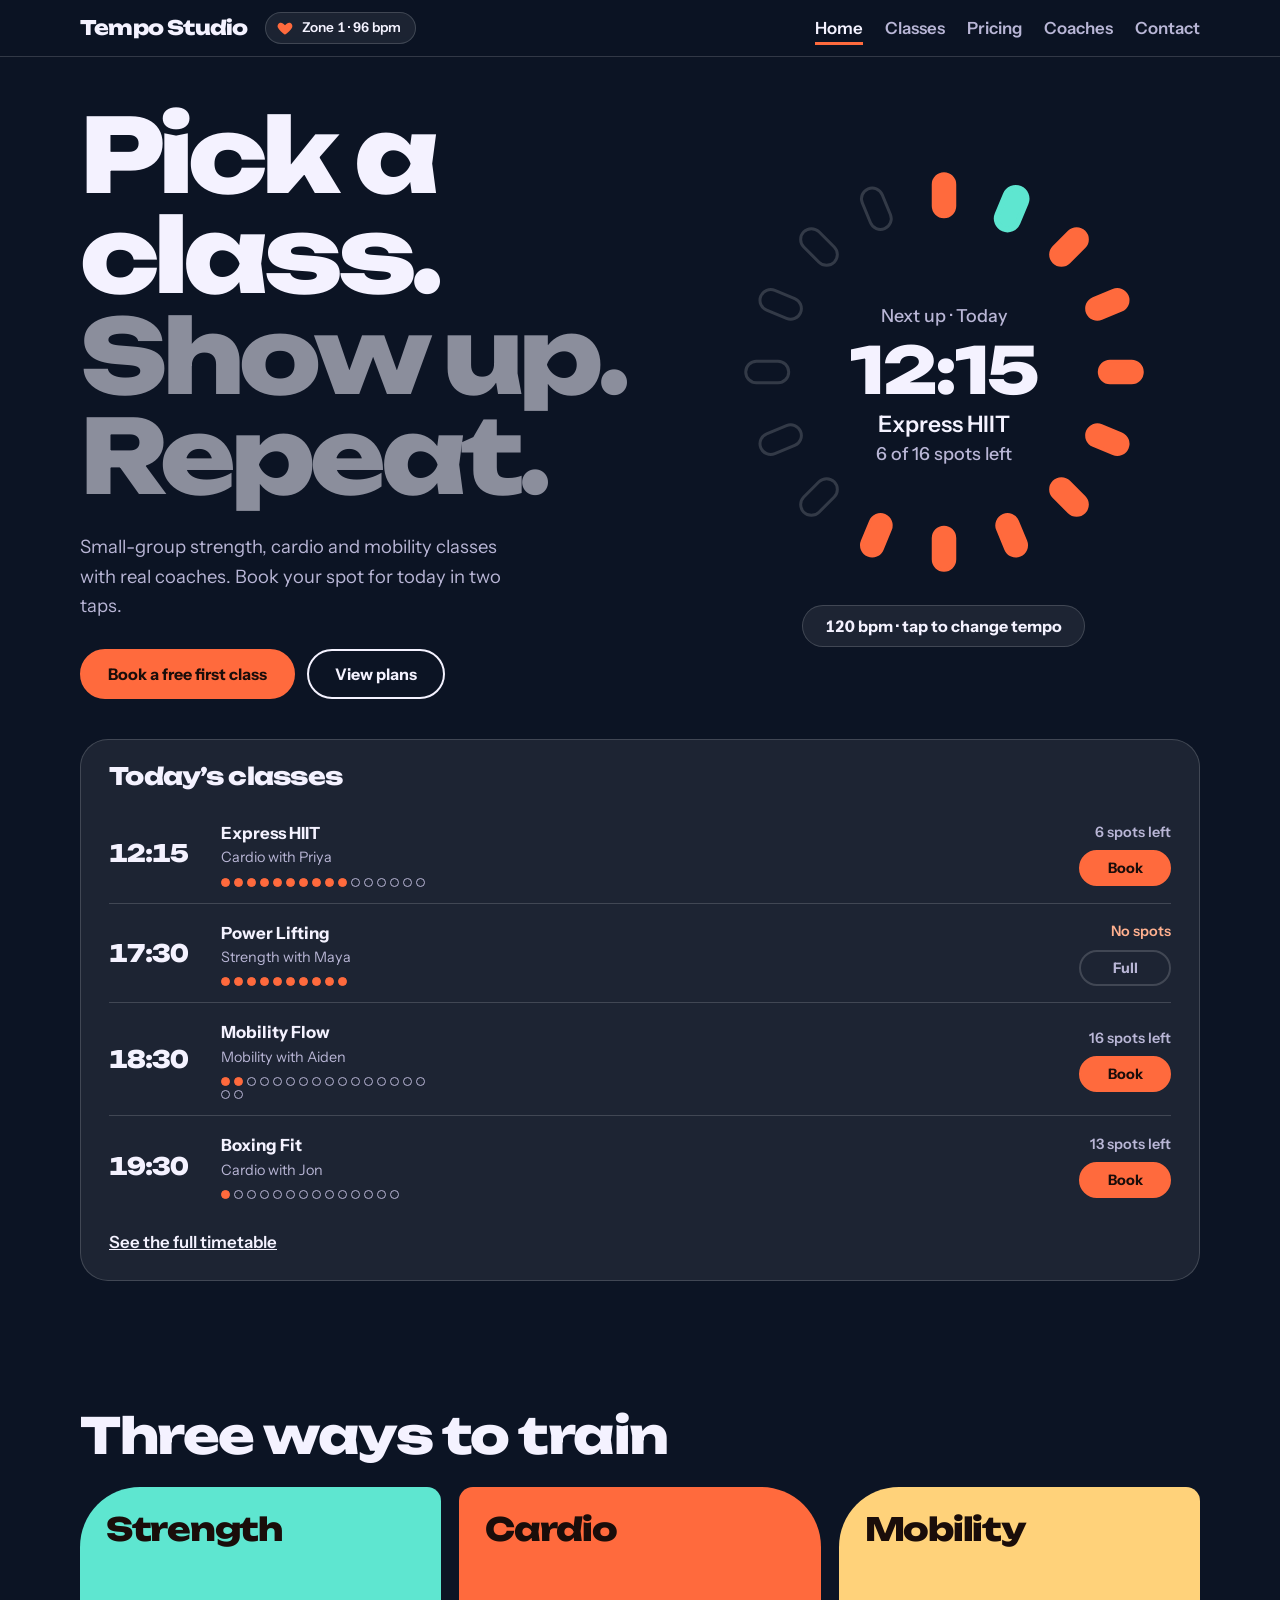
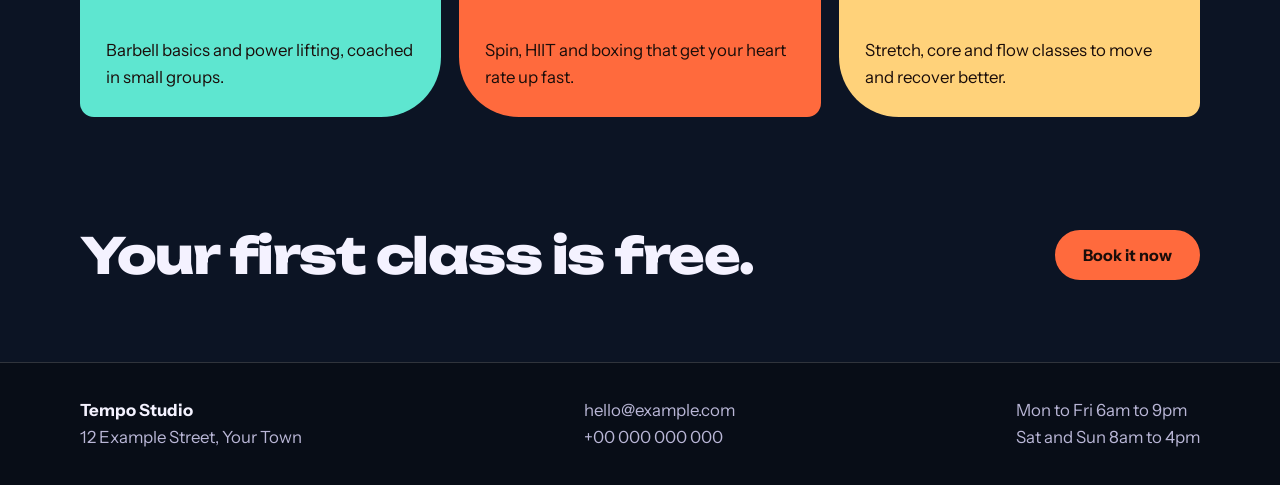
<file: index.html>
<!DOCTYPE html>
<html lang="en">
<head>
<meta charset="utf-8">
<meta name="viewport" content="width=device-width, initial-scale=1, viewport-fit=cover">
<title>Small-group classes | Tempo Studio</title>
<link rel="preconnect" href="https://fonts.googleapis.com">
<link rel="preconnect" href="https://fonts.gstatic.com" crossorigin>
<link href="https://fonts.googleapis.com/css2?family=Unbounded:wght@600;800&family=Instrument+Sans:wght@400..700&display=swap" rel="stylesheet">
<link rel="stylesheet" href="style.css">
</head>
<body data-page="home">
<header class="site"><div class="wrap bar">
<a class="logo" href="index.html">Tempo Studio</a>
<div class="zone" aria-hidden="true"><svg viewBox="0 0 24 24"><path d="M12 21s-7-4.6-9.3-9.2C1.2 8.6 3 5 6.5 5c2 0 3.5 1.2 5.5 3.2C14 6.2 15.5 5 17.5 5 21 5 22.8 8.6 21.3 11.8 19 16.4 12 21 12 21z"/></svg><span id="zoneLabel">Zone 1 · 96 bpm</span></div>
<button class="menu" type="button" aria-expanded="false" aria-controls="nav">Menu</button>
<nav id="nav" aria-label="Main"><a href="index.html">Home</a><a href="classes.html">Classes</a><a href="pricing.html">Pricing</a><a href="coaches.html">Coaches</a><a href="contact.html">Contact</a></nav>
</div></header>
<main>

<section class="hero"><div class="wrap hero-grid">
<div>
<h1>Pick a class.<span>Show up. Repeat.</span></h1>
<p class="lede">Small-group strength, cardio and mobility classes with real coaches. Book your spot for today in two taps.</p>
<div class="ctas"><a class="btn" href="contact.html">Book a free first class</a><a class="btn out" href="pricing.html">View plans</a></div>
</div>
<div class="ringbox"><svg class="ring" id="ring" viewBox="0 0 360 360" role="img" aria-label="Next class and how full it is"></svg></div>
<section class="board" aria-labelledby="bt"><h2 id="bt">Today&rsquo;s classes</h2><ul class="rows" id="today-rows"></ul><p class="more"><a href="classes.html">See the full timetable</a></p></section>
</div></section>
<section class="wrap block"><h2 class="big">Three ways to train</h2>
<div class="types">
<a class="type t1" href="classes.html?type=Strength"><strong>Strength</strong><span>Barbell basics and power lifting, coached in small groups.</span></a>
<a class="type t2" href="classes.html?type=Cardio"><strong>Cardio</strong><span>Spin, HIIT and boxing that get your heart rate up fast.</span></a>
<a class="type t3" href="classes.html?type=Mobility"><strong>Mobility</strong><span>Stretch, core and flow classes to move and recover better.</span></a>
</div></section>
<section class="wrap cta"><h2 class="big">Your first class is free.</h2><a class="btn" href="contact.html">Book it now</a></section>

</main>
<footer class="site"><div class="wrap foot">
<p><strong>Tempo Studio</strong><br>12 Example Street, Your Town</p>
<p>hello@example.com<br>+00 000 000 000</p>
<p>Mon to Fri 6am to 9pm<br>Sat and Sun 8am to 4pm</p>
</div></footer>
<script src="script.js"></script>
</body>
</html>
</file>
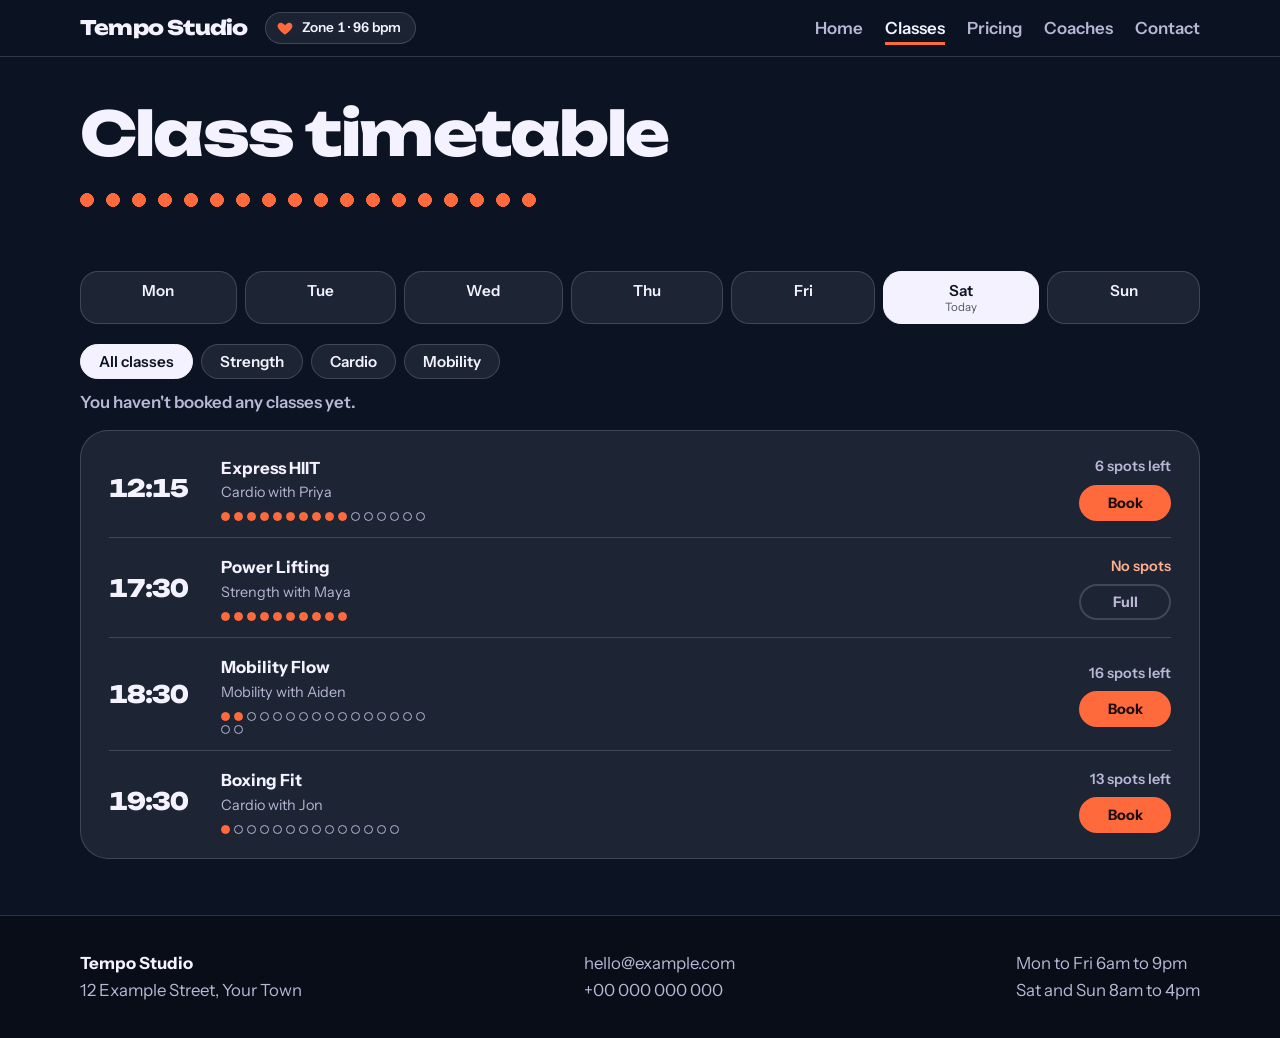
<file: classes.html>
<!DOCTYPE html>
<html lang="en">
<head>
<meta charset="utf-8">
<meta name="viewport" content="width=device-width, initial-scale=1, viewport-fit=cover">
<title>Class timetable | Tempo Studio</title>
<link rel="preconnect" href="https://fonts.googleapis.com">
<link rel="preconnect" href="https://fonts.gstatic.com" crossorigin>
<link href="https://fonts.googleapis.com/css2?family=Unbounded:wght@600;800&family=Instrument+Sans:wght@400..700&display=swap" rel="stylesheet">
<link rel="stylesheet" href="style.css">
</head>
<body data-page="classes">
<header class="site"><div class="wrap bar">
<a class="logo" href="index.html">Tempo Studio</a>
<div class="zone" aria-hidden="true"><svg viewBox="0 0 24 24"><path d="M12 21s-7-4.6-9.3-9.2C1.2 8.6 3 5 6.5 5c2 0 3.5 1.2 5.5 3.2C14 6.2 15.5 5 17.5 5 21 5 22.8 8.6 21.3 11.8 19 16.4 12 21 12 21z"/></svg><span id="zoneLabel">Zone 1 · 96 bpm</span></div>
<button class="menu" type="button" aria-expanded="false" aria-controls="nav">Menu</button>
<nav id="nav" aria-label="Main"><a href="index.html">Home</a><a href="classes.html">Classes</a><a href="pricing.html">Pricing</a><a href="coaches.html">Coaches</a><a href="contact.html">Contact</a></nav>
</div></header>
<main>

<section class="band"><div class="wrap"><h1>Class timetable</h1></div></section>
<section class="wrap block">
<div class="days" id="days" role="group" aria-label="Choose a day"></div>
<div class="chips" id="chips" role="group" aria-label="Choose a class type"></div>
<p class="mine" id="mine" role="status" aria-live="polite"></p>
<ul class="rows card-list" id="rows" aria-live="polite"></ul>
</section>

</main>
<footer class="site"><div class="wrap foot">
<p><strong>Tempo Studio</strong><br>12 Example Street, Your Town</p>
<p>hello@example.com<br>+00 000 000 000</p>
<p>Mon to Fri 6am to 9pm<br>Sat and Sun 8am to 4pm</p>
</div></footer>
<script src="script.js"></script>
</body>
</html>
</file>
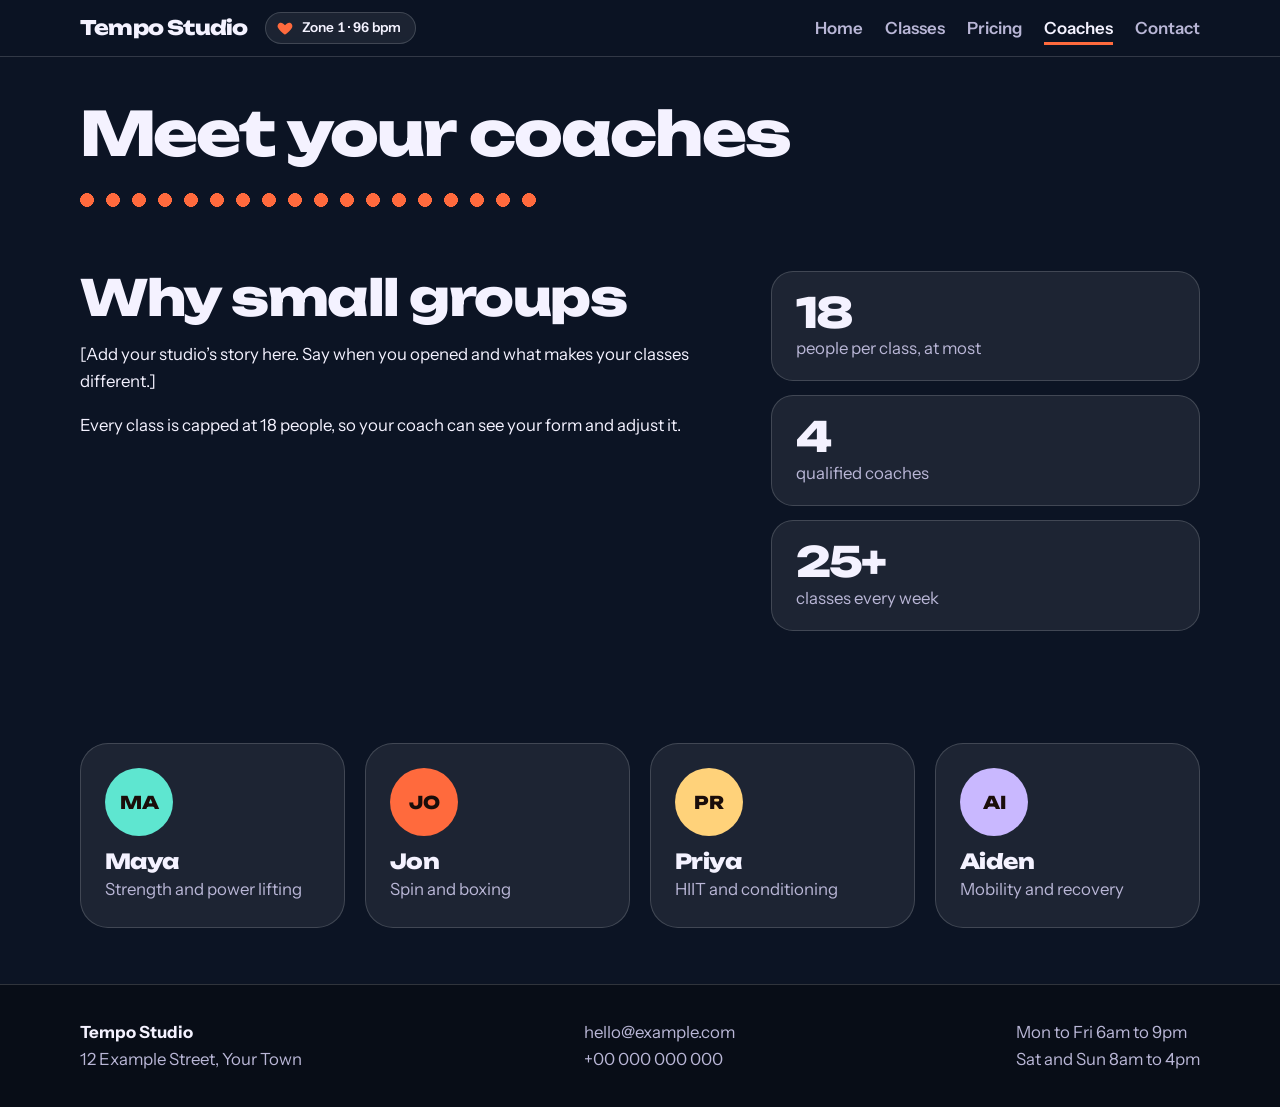
<file: coaches.html>
<!DOCTYPE html>
<html lang="en">
<head>
<meta charset="utf-8">
<meta name="viewport" content="width=device-width, initial-scale=1, viewport-fit=cover">
<title>Coaches | Tempo Studio</title>
<link rel="preconnect" href="https://fonts.googleapis.com">
<link rel="preconnect" href="https://fonts.gstatic.com" crossorigin>
<link href="https://fonts.googleapis.com/css2?family=Unbounded:wght@600;800&family=Instrument+Sans:wght@400..700&display=swap" rel="stylesheet">
<link rel="stylesheet" href="style.css">
</head>
<body data-page="coaches">
<header class="site"><div class="wrap bar">
<a class="logo" href="index.html">Tempo Studio</a>
<div class="zone" aria-hidden="true"><svg viewBox="0 0 24 24"><path d="M12 21s-7-4.6-9.3-9.2C1.2 8.6 3 5 6.5 5c2 0 3.5 1.2 5.5 3.2C14 6.2 15.5 5 17.5 5 21 5 22.8 8.6 21.3 11.8 19 16.4 12 21 12 21z"/></svg><span id="zoneLabel">Zone 1 · 96 bpm</span></div>
<button class="menu" type="button" aria-expanded="false" aria-controls="nav">Menu</button>
<nav id="nav" aria-label="Main"><a href="index.html">Home</a><a href="classes.html">Classes</a><a href="pricing.html">Pricing</a><a href="coaches.html">Coaches</a><a href="contact.html">Contact</a></nav>
</div></header>
<main>

<section class="band"><div class="wrap"><h1>Meet your coaches</h1></div></section>
<section class="wrap block two">
<div><h2 class="big">Why small groups</h2>
<p>[Add your studio&rsquo;s story here. Say when you opened and what makes your classes different.]</p>
<p>Every class is capped at 18 people, so your coach can see your form and adjust it.</p></div>
<ul class="stats"><li><strong>18</strong>people per class, at most</li><li><strong>4</strong>qualified coaches</li><li><strong>25+</strong>classes every week</li></ul>
</section>
<section class="wrap block"><div class="team">
<article><span class="av" style="background:#5ee6d0">MA</span><h3>Maya</h3><p>Strength and power lifting</p></article>
<article><span class="av" style="background:#ff6a3d">JO</span><h3>Jon</h3><p>Spin and boxing</p></article>
<article><span class="av" style="background:#ffd27a">PR</span><h3>Priya</h3><p>HIIT and conditioning</p></article>
<article><span class="av" style="background:#c9b8ff">AI</span><h3>Aiden</h3><p>Mobility and recovery</p></article>
</div></section>

</main>
<footer class="site"><div class="wrap foot">
<p><strong>Tempo Studio</strong><br>12 Example Street, Your Town</p>
<p>hello@example.com<br>+00 000 000 000</p>
<p>Mon to Fri 6am to 9pm<br>Sat and Sun 8am to 4pm</p>
</div></footer>
<script src="script.js"></script>
</body>
</html>
</file>
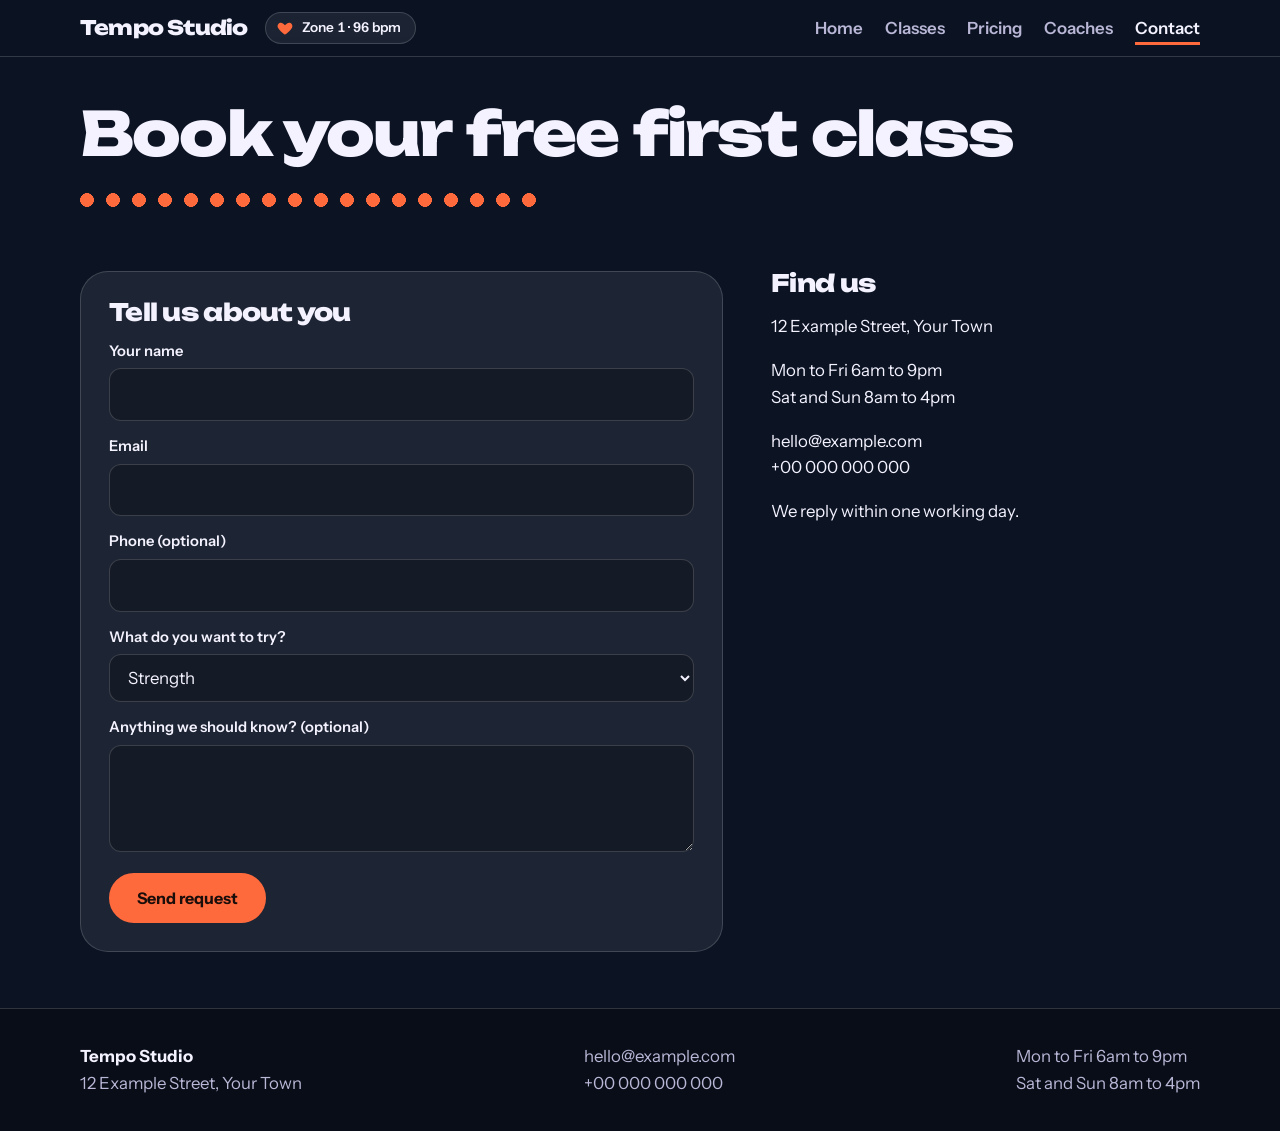
<file: contact.html>
<!DOCTYPE html>
<html lang="en">
<head>
<meta charset="utf-8">
<meta name="viewport" content="width=device-width, initial-scale=1, viewport-fit=cover">
<title>Contact | Tempo Studio</title>
<link rel="preconnect" href="https://fonts.googleapis.com">
<link rel="preconnect" href="https://fonts.gstatic.com" crossorigin>
<link href="https://fonts.googleapis.com/css2?family=Unbounded:wght@600;800&family=Instrument+Sans:wght@400..700&display=swap" rel="stylesheet">
<link rel="stylesheet" href="style.css">
</head>
<body data-page="contact">
<header class="site"><div class="wrap bar">
<a class="logo" href="index.html">Tempo Studio</a>
<div class="zone" aria-hidden="true"><svg viewBox="0 0 24 24"><path d="M12 21s-7-4.6-9.3-9.2C1.2 8.6 3 5 6.5 5c2 0 3.5 1.2 5.5 3.2C14 6.2 15.5 5 17.5 5 21 5 22.8 8.6 21.3 11.8 19 16.4 12 21 12 21z"/></svg><span id="zoneLabel">Zone 1 · 96 bpm</span></div>
<button class="menu" type="button" aria-expanded="false" aria-controls="nav">Menu</button>
<nav id="nav" aria-label="Main"><a href="index.html">Home</a><a href="classes.html">Classes</a><a href="pricing.html">Pricing</a><a href="coaches.html">Coaches</a><a href="contact.html">Contact</a></nav>
</div></header>
<main>

<section class="band"><div class="wrap"><h1>Book your free first class</h1></div></section>
<section class="wrap block two">
<form class="form" data-form novalidate>
<h2>Tell us about you</h2>
<div class="f"><label for="name">Your name</label><input id="name" name="name" type="text" required><p class="err" id="name-err"></p></div>
<div class="f"><label for="email">Email</label><input id="email" name="email" type="email" required><p class="err" id="email-err"></p></div>
<div class="f"><label for="phone">Phone (optional)</label><input id="phone" name="phone" type="tel" ><p class="err" id="phone-err"></p></div>
<div class="f"><label for="interest">What do you want to try?</label><select id="interest" name="interest"><option>Strength</option><option>Cardio</option><option>Mobility</option><option>Not sure yet</option></select></div>
<div class="f"><label for="message">Anything we should know? (optional)</label><textarea id="message" name="message" rows="3"></textarea><p class="err" id="message-err"></p></div>
<button class="btn" type="submit">Send request</button>
</form>
<div><h2>Find us</h2><p>12 Example Street, Your Town</p><p>Mon to Fri 6am to 9pm<br>Sat and Sun 8am to 4pm</p><p>hello@example.com<br>+00 000 000 000</p><p>We reply within one working day.</p></div>
</section>

</main>
<footer class="site"><div class="wrap foot">
<p><strong>Tempo Studio</strong><br>12 Example Street, Your Town</p>
<p>hello@example.com<br>+00 000 000 000</p>
<p>Mon to Fri 6am to 9pm<br>Sat and Sun 8am to 4pm</p>
</div></footer>
<script src="script.js"></script>
</body>
</html>
</file>
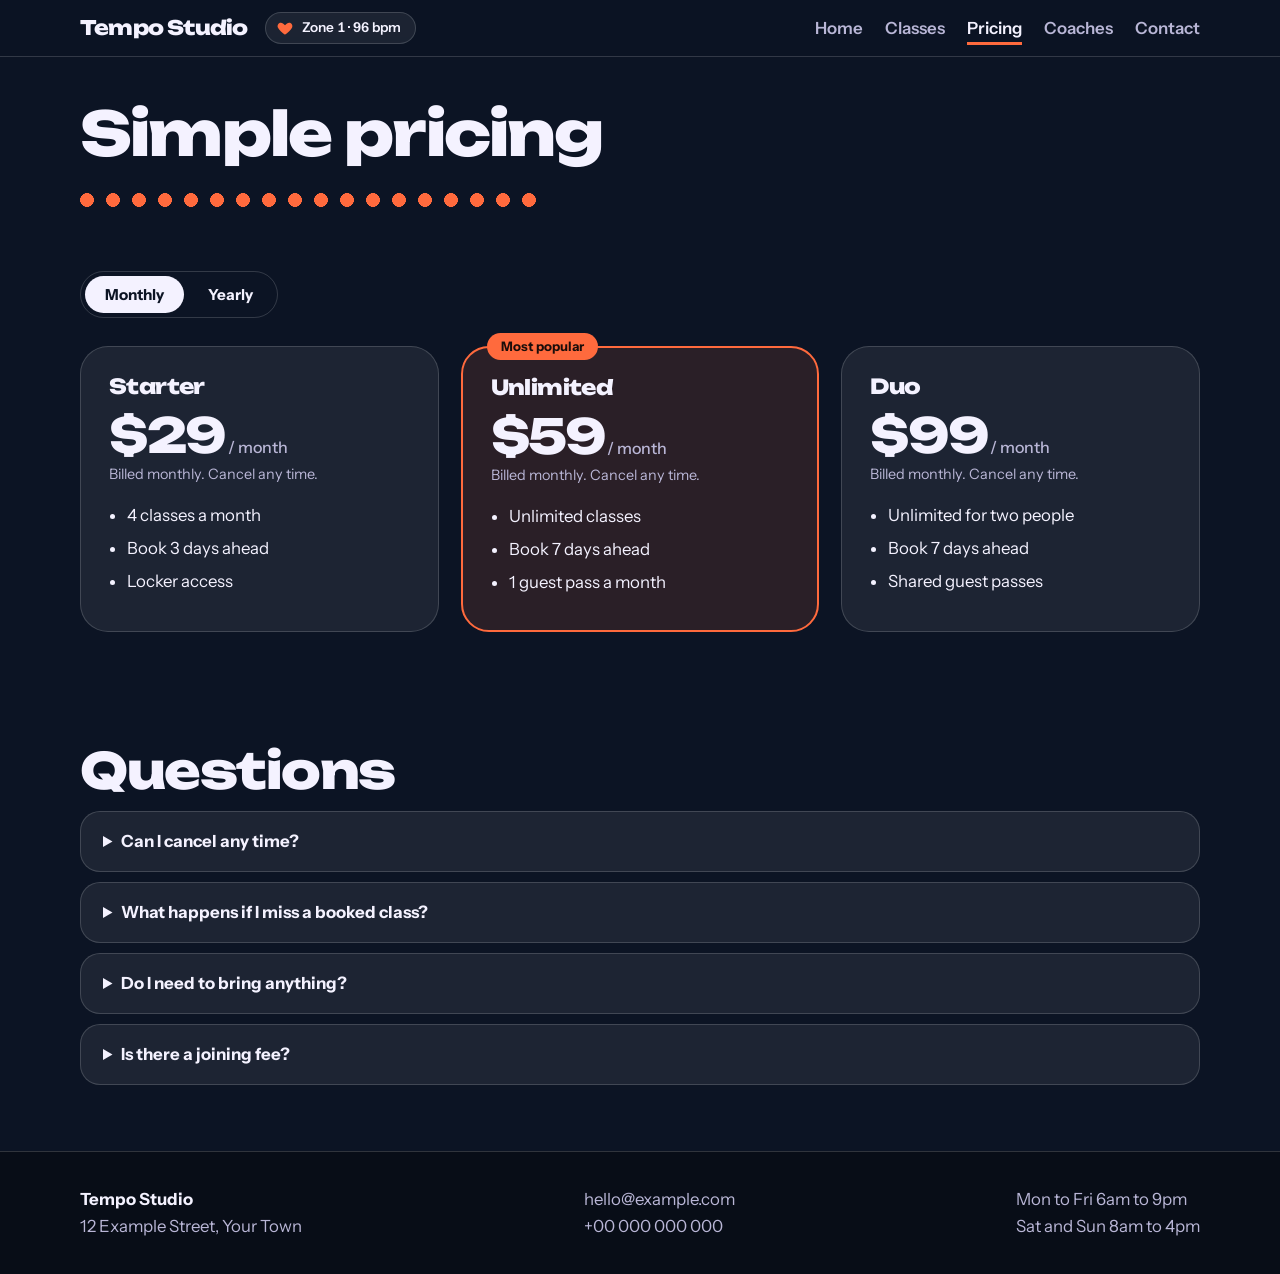
<file: pricing.html>
<!DOCTYPE html>
<html lang="en">
<head>
<meta charset="utf-8">
<meta name="viewport" content="width=device-width, initial-scale=1, viewport-fit=cover">
<title>Pricing | Tempo Studio</title>
<link rel="preconnect" href="https://fonts.googleapis.com">
<link rel="preconnect" href="https://fonts.gstatic.com" crossorigin>
<link href="https://fonts.googleapis.com/css2?family=Unbounded:wght@600;800&family=Instrument+Sans:wght@400..700&display=swap" rel="stylesheet">
<link rel="stylesheet" href="style.css">
</head>
<body data-page="pricing">
<header class="site"><div class="wrap bar">
<a class="logo" href="index.html">Tempo Studio</a>
<div class="zone" aria-hidden="true"><svg viewBox="0 0 24 24"><path d="M12 21s-7-4.6-9.3-9.2C1.2 8.6 3 5 6.5 5c2 0 3.5 1.2 5.5 3.2C14 6.2 15.5 5 17.5 5 21 5 22.8 8.6 21.3 11.8 19 16.4 12 21 12 21z"/></svg><span id="zoneLabel">Zone 1 · 96 bpm</span></div>
<button class="menu" type="button" aria-expanded="false" aria-controls="nav">Menu</button>
<nav id="nav" aria-label="Main"><a href="index.html">Home</a><a href="classes.html">Classes</a><a href="pricing.html">Pricing</a><a href="coaches.html">Coaches</a><a href="contact.html">Contact</a></nav>
</div></header>
<main>

<section class="band"><div class="wrap"><h1>Simple pricing</h1></div></section>
<section class="wrap block">
<div class="toggle" role="group" aria-label="Billing period"><button type="button" data-bill="m" aria-pressed="true">Monthly</button><button type="button" data-bill="y" aria-pressed="false">Yearly</button></div>
<div class="cards" id="cards"></div>
</section>
<section class="wrap block faq"><h2 class="big">Questions</h2>
<details><summary>Can I cancel any time?</summary><p>Monthly plans can be cancelled at any time. Yearly plans are paid up front and can be refunded in the first 14 days.</p></details>
<details><summary>What happens if I miss a booked class?</summary><p>Cancel up to 2 hours before and nothing is lost. Late cancellations count as a used class on the Starter plan.</p></details>
<details><summary>Do I need to bring anything?</summary><p>Just a water bottle and trainers. We provide mats, weights and towels.</p></details>
<details><summary>Is there a joining fee?</summary><p>No. The price you see is the price you pay.</p></details>
</section>

</main>
<footer class="site"><div class="wrap foot">
<p><strong>Tempo Studio</strong><br>12 Example Street, Your Town</p>
<p>hello@example.com<br>+00 000 000 000</p>
<p>Mon to Fri 6am to 9pm<br>Sat and Sun 8am to 4pm</p>
</div></footer>
<script src="script.js"></script>
</body>
</html>
</file>
<file: style.css>
:root {
  --bg: #0c1424;
  --ink: #f4f2ff;
  --muted: #b9b6d6;
  --line: rgba(255, 255, 255, 0.16);
  --card: rgba(255, 255, 255, 0.07);
  --pulse: #ff6a3d;
  --aqua: #5ee6d0;
  --dark: #1a0d0a;
  color-scheme: dark;
  box-sizing: border-box;
}
*,
*::before,
*::after {
  box-sizing: inherit;
}
html {
  scroll-padding-top: calc(76px + env(safe-area-inset-top, 0px));
}
body {
  margin: 0;
  background: var(--bg);
  color: var(--ink);
  font:
    400 1.05rem/1.6 "Instrument Sans",
    system-ui,
    sans-serif;
  transition: background-color 0.7s ease;
}
a {
  color: inherit;
}
:focus-visible {
  outline: 3px solid var(--aqua);
  outline-offset: 3px;
}
.wrap {
  width: min(1120px, 100% - 40px);
  margin-inline: auto;
}
h1,
h2,
h3 {
  margin: 0 0 14px;
  font-family: "Unbounded", sans-serif;
  font-weight: 800;
  letter-spacing: -0.03em;
  line-height: 1.08;
}
h2 {
  font-size: 1.5rem;
}
.big {
  font-size: clamp(1.9rem, 4.6vw, 3.1rem);
}
.btn {
  display: inline-block;
  border: 2px solid var(--pulse);
  border-radius: 999px;
  padding: 13px 26px;
  font:
    700 1rem "Instrument Sans",
    sans-serif;
  text-decoration: none;
  cursor: pointer;
  background: var(--pulse);
  color: var(--dark);
  transition:
    transform 0.15s,
    background-color 0.15s;
}
.btn.out {
  background: transparent;
  color: var(--ink);
  border-color: var(--ink);
}
.btn:hover {
  transform: translateY(-2px);
}
.btn:active {
  transform: scale(0.97);
}
header.site {
  position: sticky;
  top: 0;
  z-index: 30;
  padding-top: env(safe-area-inset-top, 0px);
  background: color-mix(in srgb, var(--bg) 82%, transparent);
  backdrop-filter: blur(12px);
  border-bottom: 1px solid var(--line);
}
.bar {
  display: flex;
  align-items: center;
  gap: 18px;
  padding: 12px 0;
}
.logo {
  font:
    800 1.25rem/1 "Unbounded",
    sans-serif;
  letter-spacing: -0.04em;
  text-decoration: none;
}
nav {
  display: flex;
  gap: 22px;
  margin-left: auto;
}
nav a {
  text-decoration: none;
  font-weight: 600;
  color: var(--muted);
}
nav a:hover,
nav a[aria-current] {
  color: var(--ink);
}
nav a[aria-current] {
  text-decoration: underline;
  text-decoration-color: var(--pulse);
  text-decoration-thickness: 3px;
  text-underline-offset: 8px;
}
.zone {
  display: flex;
  align-items: center;
  gap: 8px;
  border: 1.5px solid var(--line);
  border-radius: 999px;
  padding: 6px 14px 6px 10px;
  font:
    600 0.85rem/1 "Instrument Sans",
    sans-serif;
  white-space: nowrap;
  font-variant-numeric: tabular-nums;
  background: var(--card);
}
.zone svg {
  width: 18px;
  height: 18px;
  fill: var(--pulse);
  animation: beat var(--beatms, 1s) ease-in-out infinite;
}
@keyframes beat {
  0%,
  100% {
    transform: scale(1);
  }
  15% {
    transform: scale(1.28);
  }
  30% {
    transform: scale(1);
  }
  45% {
    transform: scale(1.16);
  }
}
.menu {
  display: none;
  margin-left: auto;
  background: transparent;
  color: var(--ink);
  border: 2px solid var(--line);
  border-radius: 999px;
  padding: 6px 16px;
  font:
    700 0.95rem "Instrument Sans",
    sans-serif;
  cursor: pointer;
}
.hero-grid {
  display: grid;
  grid-template-columns: 1.05fr 0.95fr;
  gap: 40px;
  align-items: center;
  padding: 48px 0 72px;
}
.hero h1 {
  font-size: clamp(2.7rem, 8.2vw, 6.4rem);
  line-height: 0.98;
  letter-spacing: -0.05em;
  margin: 0 0 26px;
}
.hero h1 span {
  display: block;
  opacity: 0.55;
}
.lede {
  font-size: 1.15rem;
  max-width: 38ch;
  margin: 0 0 28px;
  color: var(--muted);
}
.ctas {
  display: flex;
  gap: 12px;
  flex-wrap: wrap;
}
.band h1 {
  font-size: clamp(2rem, 5.4vw, 3.8rem);
  margin: 0;
  padding: 44px 0 0;
}
.band h1::after {
  content: "";
  display: block;
  height: 14px;
  margin: 26px 0 8px;
  width: min(100%, calc(18 * 26px));
  background: radial-gradient(circle 7px at 7px 7px, var(--pulse) 98%, transparent) 0 0/26px 14px
    repeat-x;
}
.ringbox {
  display: grid;
  place-items: center;
}
.ring {
  width: min(100%, 430px);
  height: auto;
  overflow: visible;
}
.ring rect {
  fill: none;
  stroke: var(--line);
  stroke-width: 2.5;
}
.ring rect.on {
  fill: var(--pulse);
  stroke: var(--pulse);
  animation: fill 0.5s both;
  animation-delay: calc(var(--i) * 70ms);
}
@keyframes fill {
  from {
    fill-opacity: 0;
  }
  to {
    fill-opacity: 1;
  }
}
.ring text {
  fill: var(--ink);
  text-anchor: middle;
}
.ring .t {
  font:
    800 54px "Unbounded",
    sans-serif;
  letter-spacing: -2px;
}
.ring .n {
  font:
    600 19px "Instrument Sans",
    sans-serif;
}
.ring .s {
  font:
    500 15px "Instrument Sans",
    sans-serif;
  fill: var(--muted);
}
.board {
  grid-column: 1/-1;
  background: var(--card);
  border: 1px solid var(--line);
  border-radius: 28px;
  padding: 24px 28px;
}
.more {
  margin: 14px 0 0;
  font-weight: 600;
}
.days {
  display: flex;
  gap: 8px;
  overflow-x: auto;
  padding-bottom: 10px;
}
.days button {
  flex: 1 0 auto;
  min-width: 60px;
  border: 1.5px solid var(--line);
  background: var(--card);
  color: var(--ink);
  border-radius: 18px;
  padding: 9px;
  font:
    600 0.95rem "Instrument Sans",
    sans-serif;
  cursor: pointer;
}
.days button[aria-pressed="true"],
.chips button[aria-pressed="true"],
.toggle button[aria-pressed="true"] {
  background: var(--ink);
  color: var(--bg);
  border-color: var(--ink);
}
.days small {
  display: block;
  font-size: 0.72rem;
  opacity: 0.7;
  font-weight: 400;
}
.chips {
  display: flex;
  gap: 8px;
  flex-wrap: wrap;
  margin: 10px 0 6px;
}
.chips button {
  border: 1.5px solid var(--line);
  background: var(--card);
  color: var(--ink);
  border-radius: 999px;
  padding: 7px 18px;
  font:
    600 0.95rem "Instrument Sans",
    sans-serif;
  cursor: pointer;
}
.mine {
  color: var(--muted);
  font-weight: 600;
  margin: 10px 0 0;
}
.rows {
  list-style: none;
  margin: 4px 0 0;
  padding: 0;
}
.card-list {
  background: var(--card);
  border: 1px solid var(--line);
  border-radius: 28px;
  padding: 8px 28px;
  margin-top: 14px;
}
.row {
  display: grid;
  grid-template-columns: 96px 1fr auto;
  gap: 16px;
  align-items: center;
  padding: 16px 0;
  border-top: 1px solid var(--line);
}
.rows .row:first-child {
  border-top: 0;
}
.row.empty {
  display: block;
  color: var(--muted);
}
.time {
  font:
    800 1.5rem/1 "Unbounded",
    sans-serif;
  letter-spacing: -0.04em;
  font-variant-numeric: tabular-nums;
}
.name {
  font-weight: 700;
}
.sub {
  color: var(--muted);
  font-size: 0.9rem;
}
.pips {
  display: flex;
  flex-wrap: wrap;
  gap: 4px;
  margin-top: 8px;
  max-width: 210px;
}
.pips i {
  width: 9px;
  height: 9px;
  border-radius: 50%;
  border: 1.5px solid var(--muted);
}
.pips i.on {
  background: var(--pulse);
  border-color: var(--pulse);
}
.act {
  text-align: right;
}
.left {
  font-weight: 600;
  color: var(--muted);
  font-size: 0.9rem;
  margin-bottom: 6px;
}
.left.low {
  color: #ffb08f;
}
.book {
  border: 2px solid var(--pulse);
  background: var(--pulse);
  color: var(--dark);
  border-radius: 999px;
  padding: 7px 18px;
  font:
    700 0.9rem "Instrument Sans",
    sans-serif;
  cursor: pointer;
  min-width: 92px;
}
.book[aria-pressed="true"] {
  background: transparent;
  color: var(--pulse);
}
.book:disabled {
  background: transparent;
  color: var(--muted);
  border-color: var(--line);
  cursor: not-allowed;
}
.block {
  padding: 56px 0;
}
.types {
  display: grid;
  grid-template-columns: repeat(auto-fit, minmax(250px, 1fr));
  gap: 18px;
  margin-top: 24px;
}
.type {
  display: flex;
  flex-direction: column;
  justify-content: space-between;
  gap: 34px;
  min-height: 230px;
  padding: 26px;
  text-decoration: none;
  color: var(--dark);
  transition: transform 0.2s;
}
.type:hover {
  transform: translateY(-4px);
}
.type strong {
  font:
    800 2rem/1 "Unbounded",
    sans-serif;
  letter-spacing: -0.04em;
}
.t1 {
  background: var(--aqua);
  border-radius: 60px 14px 60px 14px;
}
.t2 {
  background: var(--pulse);
  border-radius: 14px 60px 14px 60px;
}
.t3 {
  background: #ffd27a;
  border-radius: 60px 14px 14px 60px;
}
.cta {
  padding: 56px 0 80px;
  display: flex;
  justify-content: space-between;
  align-items: center;
  gap: 20px;
  flex-wrap: wrap;
}
.cta h2 {
  margin: 0;
}
.toggle {
  display: inline-flex;
  border: 1.5px solid var(--line);
  border-radius: 999px;
  padding: 4px;
  margin-bottom: 28px;
  gap: 4px;
}
.toggle button {
  border: 0;
  border-radius: 999px;
  background: transparent;
  color: var(--ink);
  padding: 9px 20px;
  font:
    700 0.95rem "Instrument Sans",
    sans-serif;
  cursor: pointer;
}
.cards {
  display: grid;
  grid-template-columns: repeat(auto-fit, minmax(250px, 1fr));
  gap: 22px;
}
.plan {
  background: var(--card);
  border: 1px solid var(--line);
  border-radius: 28px;
  padding: 28px;
  position: relative;
}
.plan.pick {
  border: 2.5px solid var(--pulse);
  background: color-mix(in srgb, var(--pulse) 12%, transparent);
}
.plan.pick::before {
  content: "Most popular";
  position: absolute;
  top: -15px;
  left: 24px;
  background: var(--pulse);
  color: var(--dark);
  font-weight: 700;
  font-size: 0.82rem;
  padding: 3px 14px;
  border-radius: 999px;
}
.plan h3 {
  font-size: 1.3rem;
}
.amount {
  font:
    800 3rem/1 "Unbounded",
    sans-serif;
  letter-spacing: -0.05em;
  margin: 14px 0 4px;
}
.amount small {
  font:
    500 1rem "Instrument Sans",
    sans-serif;
  letter-spacing: 0;
  color: var(--muted);
}
.note {
  color: var(--muted);
  font-size: 0.9rem;
  margin: 0 0 16px;
}
.plan ul {
  margin: 0;
  padding-left: 18px;
}
.plan li {
  margin-bottom: 6px;
}
.faq details {
  background: var(--card);
  border: 1px solid var(--line);
  border-radius: 20px;
  padding: 16px 22px;
  margin-bottom: 10px;
}
.faq summary {
  font-weight: 700;
  cursor: pointer;
}
.faq p {
  margin: 10px 0 0;
  color: var(--muted);
}
.two {
  display: grid;
  grid-template-columns: 1.2fr 0.8fr;
  gap: 48px;
  align-items: start;
}
.stats {
  list-style: none;
  margin: 0;
  padding: 0;
  display: grid;
  gap: 14px;
}
.stats li {
  background: var(--card);
  border: 1px solid var(--line);
  border-radius: 22px;
  padding: 18px 24px;
  color: var(--muted);
}
.stats strong {
  display: block;
  font:
    800 2.6rem/1.1 "Unbounded",
    sans-serif;
  letter-spacing: -0.05em;
  color: var(--ink);
}
.team {
  display: grid;
  grid-template-columns: repeat(auto-fit, minmax(220px, 1fr));
  gap: 20px;
}
.team article {
  background: var(--card);
  border: 1px solid var(--line);
  border-radius: 28px;
  padding: 24px;
}
.team h3 {
  font-size: 1.3rem;
  margin: 14px 0 4px;
}
.team p {
  margin: 0;
  color: var(--muted);
}
.av {
  display: grid;
  place-items: center;
  width: 68px;
  height: 68px;
  border-radius: 50%;
  color: var(--dark);
  font:
    800 1.1rem "Unbounded",
    sans-serif;
}
.form {
  background: var(--card);
  border: 1px solid var(--line);
  border-radius: 28px;
  padding: 28px;
}
.f {
  margin-bottom: 14px;
}
label {
  display: block;
  font-weight: 600;
  font-size: 0.92rem;
  margin-bottom: 5px;
}
select,
input,
textarea {
  width: 100%;
  padding: 12px 14px;
  border: 1.5px solid var(--line);
  border-radius: 12px;
  background: rgba(0, 0, 0, 0.25);
  color: var(--ink);
  font: inherit;
}
input[aria-invalid="true"] {
  border-color: #ff9a7a;
}
.err {
  color: #ffb08f;
  font-size: 0.88rem;
  margin: 4px 0 0;
}
.ok {
  background: var(--card);
  border: 2.5px solid var(--aqua);
  border-radius: 28px;
  padding: 26px;
}
footer.site {
  background: rgba(0, 0, 0, 0.35);
  border-top: 1px solid var(--line);
  padding: 34px 0 calc(34px + env(safe-area-inset-bottom, 0px));
}
.foot {
  display: flex;
  justify-content: space-between;
  gap: 24px;
  flex-wrap: wrap;
}
.foot p {
  margin: 0;
  color: var(--muted);
}
.foot strong {
  color: var(--ink);
}
@media (max-width: 860px) {
  .hero-grid,
  .two {
    grid-template-columns: 1fr;
    gap: 32px;
  }
  .menu {
    display: block;
  }
  .zone {
    margin-left: auto;
  }
  .menu {
    margin-left: 0;
  }
  nav {
    display: none;
    width: 100%;
    order: 9;
    flex-direction: column;
    gap: 12px;
    padding-bottom: 10px;
    margin: 0;
  }
  nav.open {
    display: flex;
  }
  .row {
    grid-template-columns: 70px 1fr auto;
    gap: 10px;
  }
  .time {
    font-size: 1.15rem;
  }
  .card-list,
  .board {
    padding-inline: 18px;
  }
}
@media (prefers-reduced-motion: reduce) {
  *,
  *::before,
  *::after {
    animation: none !important;
    transition: none !important;
    scroll-behavior: auto !important;
  }
}

.ring rect.tick {
  fill: var(--aqua);
  fill-opacity: 1;
  stroke: var(--aqua);
  stroke-width: 5;
}
.ringbox {
  gap: 18px;
}
.bpm {
  border: 1.5px solid var(--line);
  background: var(--card);
  color: var(--ink);
  border-radius: 999px;
  padding: 10px 22px;
  font:
    700 1rem "Instrument Sans",
    sans-serif;
  cursor: pointer;
  font-variant-numeric: tabular-nums;
}
.bpm:hover {
  border-color: var(--aqua);
}
</file>
